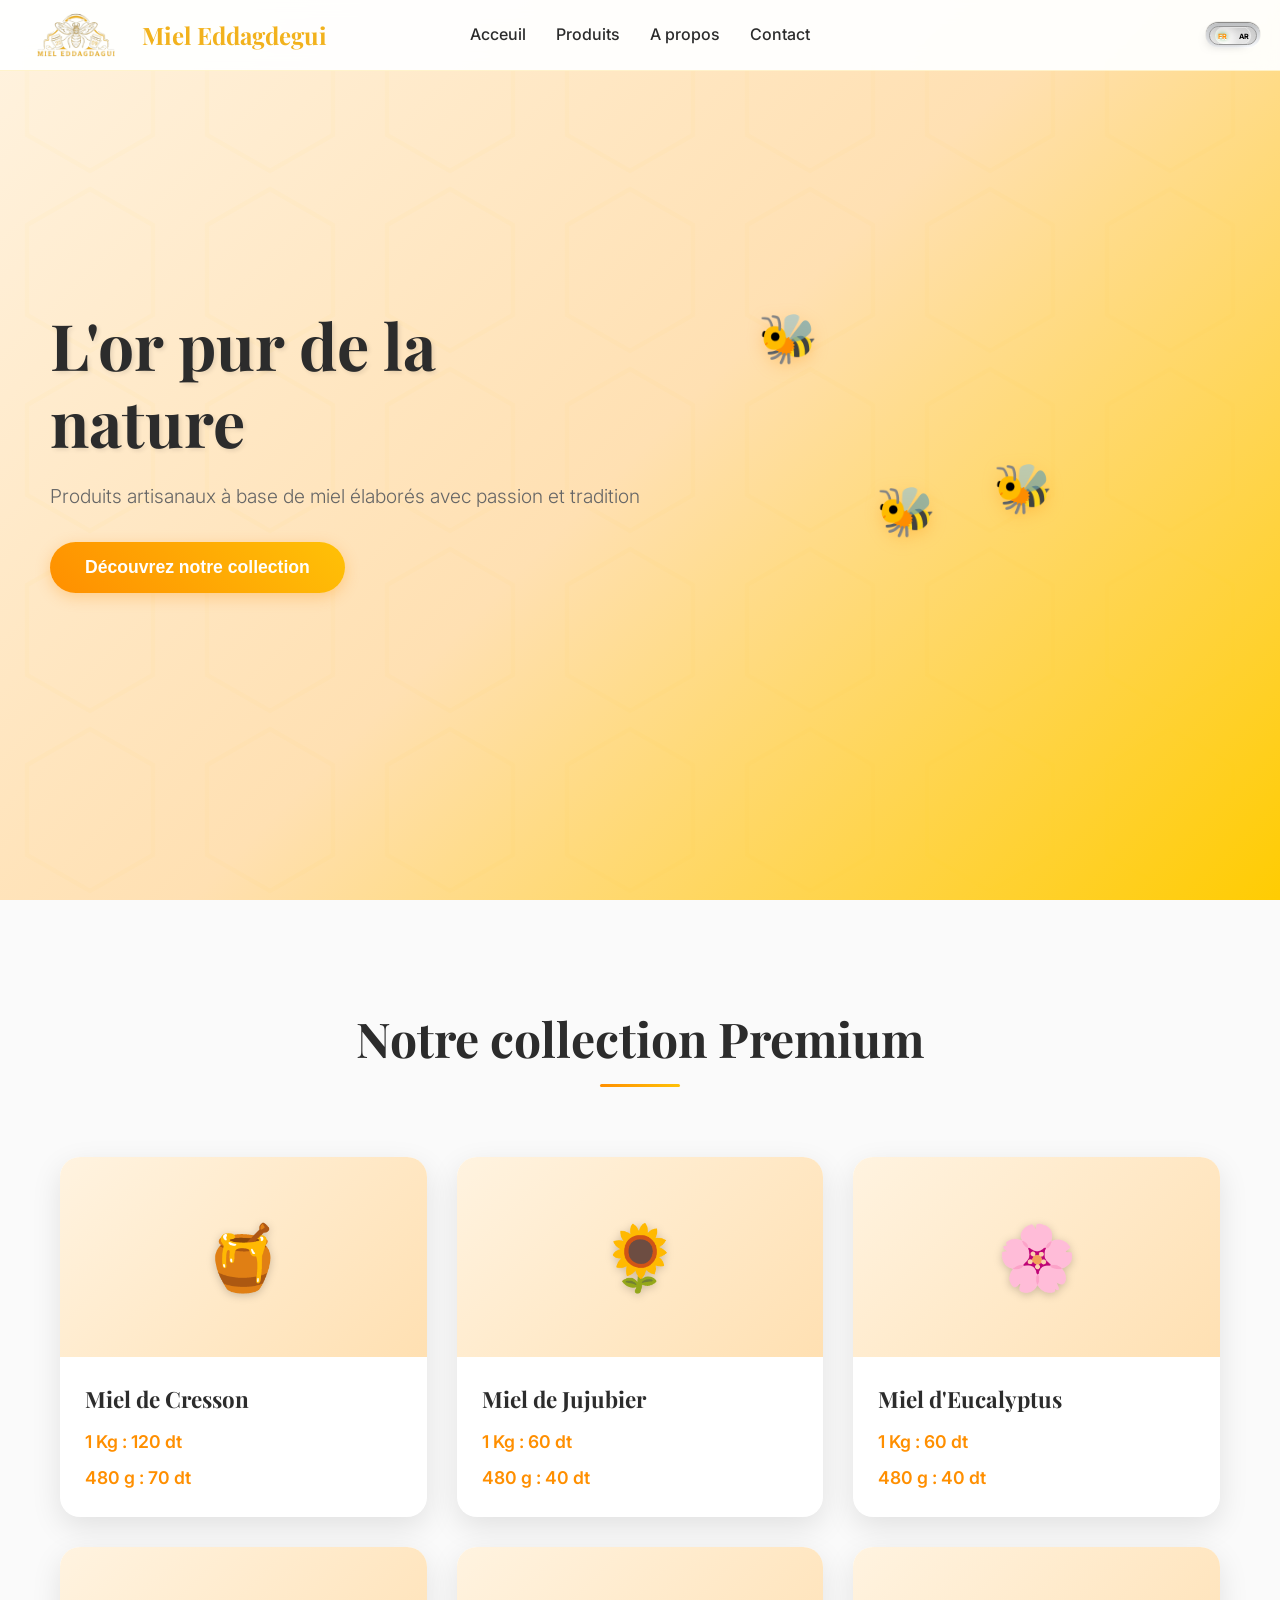
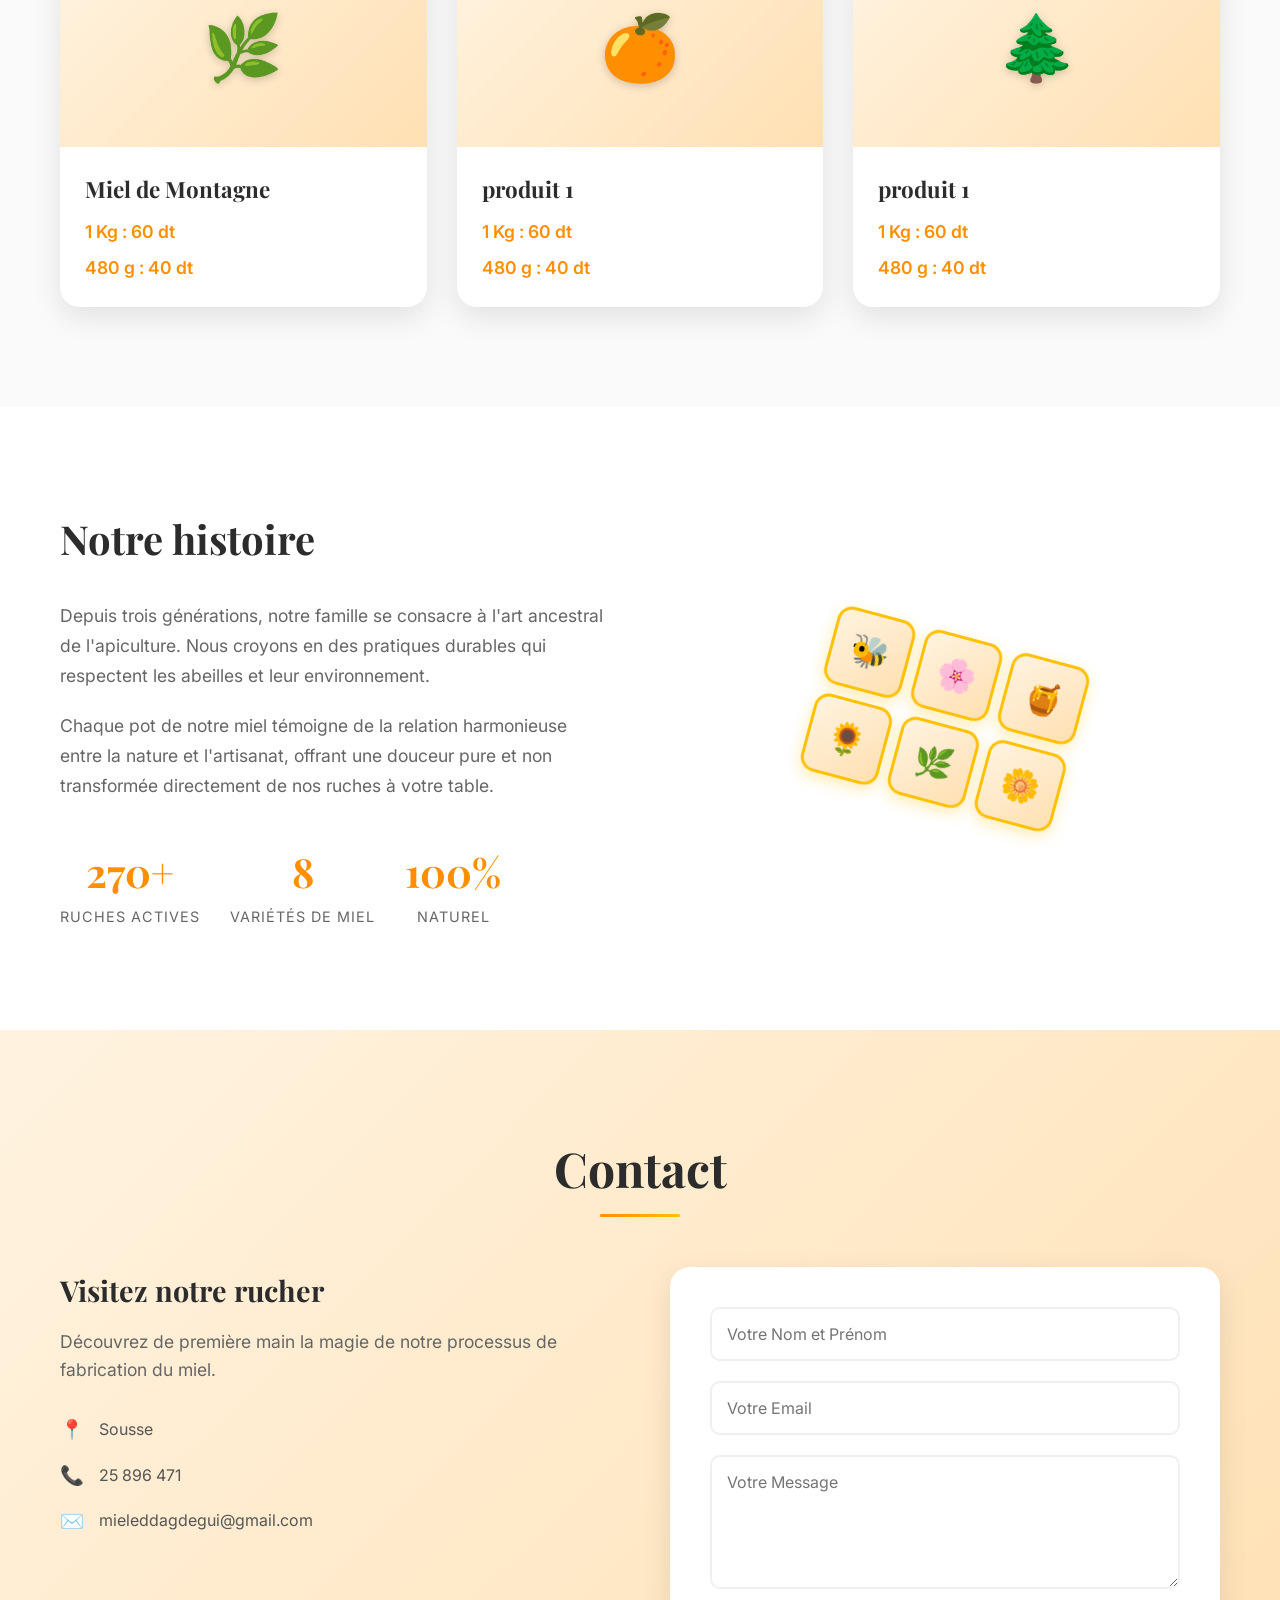
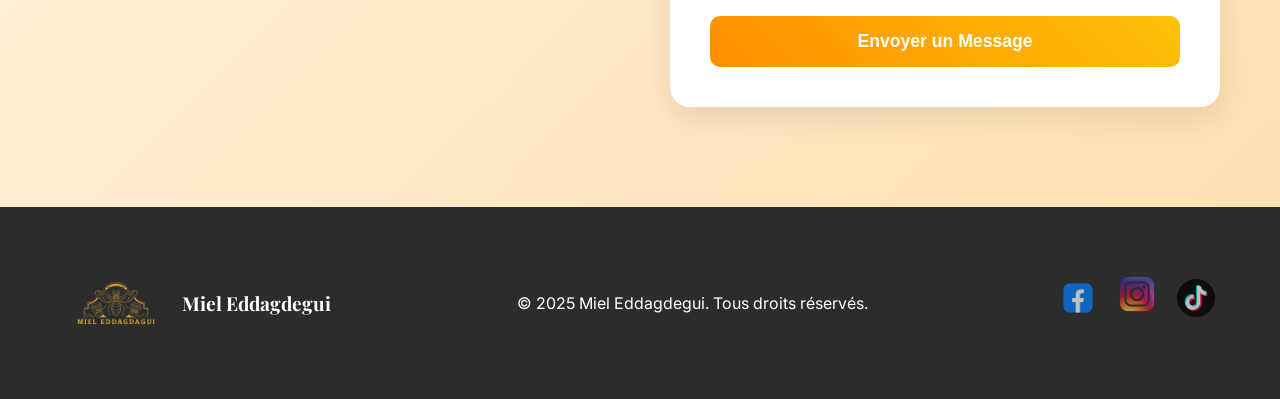
<file: index.html>
<!DOCTYPE html>
<html lang="fr">

<head>
    <meta charset="UTF-8">
    <meta name="viewport" content="width=device-width, initial-scale=1.0">
    <link rel="stylesheet" href="portfolio.css">
    <link
        href="https://fonts.googleapis.com/css2?family=Playfair+Display:wght@400;700&family=Inter:wght@300;400;500;600&display=swap"
        rel="stylesheet">
</head>

<body>
    <!-- Navigation -->
    <nav class="navbar">
        <div class="nav-container">
            <div class="logo">
                <img class="logo-image" src="logo-removebg-preview.png">
                <span class="logo-text">Miel Eddagdegui</span>
            </div>
            <ul class="nav-menu">
                <li><a href="#home" data-fr="Acceuil" data-ar="الرئيسية">Acceuil</a></li>
                <li><a href="#products" data-fr="Produits" data-ar="المنتجات">Produits</a></li>
                <li><a href="#about" data-fr="A propos" data-ar="من نحن">A propos</a></li>
                <li><a href="#contact" data-fr="Contact" data-ar="اتصل بنا">Contact</a></li>
            </ul>
            <div class="toggle">
                <div>
                    <input type="checkbox" id="langToggle">
                    <div data-unchecked="FR" data-checked="AR"></div>
                </div>
            </div>
        </div>
    </nav>

    <!-- Hero Section -->
    <section id="home" class="hero">
        <div class="hero-content">
            <h1 class="hero-title" data-fr="L'or pur de la nature" data-ar="الذهب الخالص للطبيعة">L'or pur de la nature
            </h1>
            <p class="hero-subtitle" data-fr="Produits artisanaux à base de miel élaborés avec passion et tradition"
                data-ar="منتجات عسل حرفية مصنوعة بشغف وتقاليد">Produits artisanaux à base de miel élaborés avec passion
                et tradition</p>
            <button class="cta-button" data-fr="Découvrez notre collection" data-ar="اكتشف مجموعتنا">Découvrez notre
                collection</button>
        </div>
        <div class="hero-visual">
            <div class="floating-elements">
                <div class="honey-drop drop1">🐝</div>
                <div class="honey-drop drop2">🐝</div>
                <div class="honey-drop drop3">🐝</div>
            </div>
        </div>
    </section>

    <!-- Products Section -->
    <section id="products" class="products">
        <div class="container">
            <h2 class="section-title" data-fr="Notre collection Premium" data-ar="مجموعتنا المميزة">Notre collection
                Premium</h2>
            <div class="products-grid">
                <div class="product-card">
                    <div class="product-image">
                        <div class="product-placeholder">🍯</div>
                        <div class="product-overlay">
                            <button class="view-product" data-product="cresson" data-fr="Voir les détails"
                                data-ar="عرض التفاصيل">Voir les détails</button>
                        </div>
                    </div>
                    <div class="product-info">
                        <h3 data-fr="Miel de Cresson" data-ar="عسل الجرجير">Miel de Cresson</h3>
                        <span class="price" data-fr="1 Kg : 120 dt" data-ar="1 كغ : 120 دت">1 Kg : 120 dt</span>
                        <span class="price" data-fr="480 g : 70 dt" data-ar="480 غ : 70 دت">480 g : 70 dt</span>
                    </div>
                </div>

                <div class="product-card">
                    <div class="product-image">
                        <div class="product-placeholder">🌻</div>
                        <div class="product-overlay">
                            <button class="view-product" data-product="jujubier" data-fr="Voir les détails"
                                data-ar="عرض التفاصيل">Voir les détails</button>
                        </div>
                    </div>
                    <div class="product-info">
                        <h3 data-fr="Miel de Jujubier" data-ar="عسل السدر">Miel de Jujubier</h3>
                        <span class="price" data-fr="1 Kg : 60 dt" data-ar="1 كغ : 60 دت">1 Kg : 60 dt</span>
                        <span class="price" data-fr="480 g : 40 dt" data-ar="480 غ : 40 دت">480 g : 40 dt</span>
                    </div>
                </div>

                <div class="product-card">
                    <div class="product-image">
                        <div class="product-placeholder">🌸</div>
                        <div class="product-overlay">
                            <button class="view-product" data-product="eucalyptus" data-fr="Voir les détails"
                                data-ar="عرض التفاصيل">Voir les détails</button>
                        </div>
                    </div>
                    <div class="product-info">
                        <h3 data-fr="Miel d'Eucalyptus" data-ar="عسل الكلتوس">Miel d'Eucalyptus</h3>
                        <span class="price" data-fr="1 Kg : 60 dt" data-ar="1 كغ : 60 دت">1 Kg : 60 dt</span>
                        <span class="price" data-fr="480 g : 40 dt" data-ar="480 غ : 40 دت">480 g : 40 dt</span>
                    </div>
                </div>

                <div class="product-card">
                    <div class="product-image">
                        <div class="product-placeholder">🌿</div>
                        <div class="product-overlay">
                            <button class="view-product" data-product="montagne" data-fr="Voir les détails"
                                data-ar="عرض التفاصيل">Voir les détails</button>
                        </div>
                    </div>
                    <div class="product-info">
                        <h3 data-fr="Miel de Montagne" data-ar="عسل الجبل">Miel de Montagne</h3>
                        <span class="price" data-fr="1 Kg : 60 dt" data-ar="1 كغ : 60 دت">1 Kg : 60 dt</span>
                        <span class="price" data-fr="480 g : 40 dt" data-ar="480 غ : 40 دت">480 g : 40 dt</span>
                    </div>
                </div>

                <div class="product-card">
                    <div class="product-image">
                        <div class="product-placeholder">🍊</div>
                        <div class="product-overlay">
                            <button class="view-product" data-product="produit1" data-fr="Voir les détails"
                                data-ar="عرض التفاصيل">Voir les détails</button>
                        </div>
                    </div>
                    <div class="product-info">
                        <h3 data-fr="produit 1" data-ar="منتج 1">produit 1</h3>
                        <span class="price" data-fr="1 Kg : 60 dt" data-ar="1 كغ : 60 دت">1 Kg : 60 dt</span>
                        <span class="price" data-fr="480 g : 40 dt" data-ar="480 غ : 40 دت">480 g : 40 dt</span>
                    </div>
                </div>

                <div class="product-card">
                    <div class="product-image">
                        <div class="product-placeholder">🌲</div>
                        <div class="product-overlay">
                            <button class="view-product" data-product="produit2" data-fr="Voir les détails"
                                data-ar="عرض التفاصيل">Voir les détails</button>
                        </div>
                    </div>
                    <div class="product-info">
                        <h3 data-fr="produit 1" data-ar="منتج 1">produit 1</h3>
                        <span class="price" data-fr="1 Kg : 60 dt" data-ar="1 كغ : 60 دت">1 Kg : 60 dt</span>
                        <span class="price" data-fr="480 g : 40 dt" data-ar="480 غ : 40 دت">480 g : 40 dt</span>
                    </div>
                </div>
            </div>
        </div>
    </section>

    <!-- About Section -->
    <section id="about" class="about">
        <div class="container">
            <div class="about-content">
                <div class="about-text">
                    <h2 data-fr="Notre histoire" data-ar="قصتنا">Notre histoire</h2>
                    <p data-fr="Depuis trois générations, notre famille se consacre à l'art ancestral de l'apiculture. Nous croyons en des pratiques durables qui respectent les abeilles et leur environnement."
                        data-ar="منذ ثلاثة أجيال، تكرس عائلتنا نفسها لفن تربية النحل التقليدي. نؤمن بممارسات مستدامة تحترم النحل وبيئته.">
                        Depuis trois générations, notre famille se consacre à l'art ancestral de l'apiculture. Nous
                        croyons en des pratiques durables qui respectent les abeilles et leur environnement.</p>
                    <p data-fr="Chaque pot de notre miel témoigne de la relation harmonieuse entre la nature et l'artisanat, offrant une douceur pure et non transformée directement de nos ruches à votre table."
                        data-ar="كل وعاء من عسلنا يشهد على العلاقة المتناغمة بين الطبيعة والحرفية، ويقدم حلاوة نقية وغير معالجة مباشرة من خلايانا إلى طاولتك.">
                        Chaque pot de notre miel témoigne de la relation harmonieuse entre la nature et l'artisanat,
                        offrant une douceur pure et non transformée directement de nos ruches à votre table.</p>
                    <div class="stats">
                        <div class="stat">
                            <span class="stat-number">270+</span>
                            <span class="stat-label" data-fr="Ruches actives" data-ar="خلايا نشطة">Ruches actives</span>
                        </div>
                        <div class="stat">
                            <span class="stat-number">8</span>
                            <span class="stat-label" data-fr="Variétés de miel" data-ar="أنواع العسل">Variétés de
                                miel</span>
                        </div>
                        <div class="stat">
                            <span class="stat-number">100%</span>
                            <span class="stat-label" data-fr="naturel" data-ar="طبيعي">naturel</span>
                        </div>
                    </div>
                </div>
                <div class="about-visual">
                    <div class="honeycomb">
                        <div class="hex">🐝</div>
                        <div class="hex">🌸</div>
                        <div class="hex">🍯</div>
                        <div class="hex">🌻</div>
                        <div class="hex">🌿</div>
                        <div class="hex">🌼</div>
                    </div>
                </div>
            </div>
        </div>
    </section>

    <!-- Contact Section -->
    <section id="contact" class="contact">
        <div class="container">
            <h2 class="section-title" data-fr="Contact" data-ar="اتصل بنا">Contact</h2>
            <div class="contact-content">
                <div class="contact-info">
                    <h3 data-fr="Visitez notre rucher" data-ar="قم بزيارة منحلنا">Visitez notre rucher</h3>
                    <p data-fr="Découvrez de première main la magie de notre processus de fabrication du miel."
                        data-ar="اكتشف بنفسك سحر عملية صنع العسل لدينا.">Découvrez de première main la magie de notre
                        processus de fabrication du miel.</p>
                    <div class="contact-details">
                        <div class="detail">
                            <span class="icon">📍</span>
                            <span>Sousse</span>
                        </div>
                        <div class="detail">
                            <span class="icon">📞</span>
                            <span>25 896 471</span>
                        </div>
                        <div class="detail">
                            <span class="icon">✉️</span>
                            <span>mieleddagdegui@gmail.com</span>
                        </div>
                    </div>
                </div>
                <form class="contact-form">
                    <input type="text" placeholder="Votre Nom et Prénom" data-placeholder-fr="Votre Nom et Prénom"
                        data-placeholder-ar="اسمك الكامل" required>
                    <input type="email" placeholder="Votre Email" data-placeholder-fr="Votre Email"
                        data-placeholder-ar="بريدك الإلكتروني" required>
                    <textarea placeholder="Votre Message" data-placeholder-fr="Votre Message"
                        data-placeholder-ar="رسالتك" rows="5" required></textarea>
                    <button type="submit" data-fr="Envoyer un Message" data-ar="إرسال رسالة">Envoyer un Message</button>
                </form>
            </div>
        </div>
    </section>

    <!-- Footer -->
    <footer class="footer">
        <div class="container">
            <div class="footer-content">
                <div class="footer-brand">
                    <img class="logo-image" src="logo-removebg-preview.png">
                    <span class="logo-text">Miel Eddagdegui</span>
                </div>
                <p data-fr="© 2025 Miel Eddagdegui. Tous droits réservés."
                    data-ar="© 2025 عسل الدقداقي. جميع الحقوق محفوظة.">&copy; 2025 Miel Eddagdegui. Tous droits
                    réservés.</p>
                <div class="social-links">
                    <a href="https://www.facebook.com/share/1C5oXVYhLA/"><img class="social-logo"
                            src="facebook.webp"></a>
                    <a href="https://www.instagram.com/mieleddagdagui?igsh=cGZuZXRrZ2twYXU0"><img class="insta-logo"
                            src="insta.png"></a>
                    <a href="https://www.tiktok.com/@miel.eddagdagui?_t=ZM-8zurcay0GFM&_r=1"><img class="social-logo"
                            src="tiktok.png"></a>
                </div>
            </div>
        </div>
    </footer>

    <!-- Product Details Popup -->
    <div class="popup-overlay" id="productPopup">
        <div class="popup-content">
            <button class="popup-close" id="closePopup">&times;</button>
            <h2 class="popup-title" id="popupTitle">Détails du produit</h2>
            <div class="popup-body" id="popupBody">
                <!-- Product details will be inserted here -->
            </div>
        </div>
    </div>

    <script>
        // Language switching
        let currentLang = 'fr';
        const langToggle = document.getElementById('langToggle');
        const html = document.querySelector('html');
        const body = document.querySelector('body');

        // Store language preference in URL hash
        function getLanguageFromHash() {
            return window.location.hash === '#ar' ? 'ar' : 'fr';
        }

        // Initialize language from URL hash
        currentLang = getLanguageFromHash();
        langToggle.checked = (currentLang === 'ar');

        // Apply language on page load
        if (currentLang === 'ar') {
            html.setAttribute('lang', 'ar');
            html.setAttribute('dir', 'rtl');
            document.querySelectorAll('[data-fr]').forEach(el => {
                el.textContent = el.getAttribute('data-ar');
            });
            document.querySelectorAll('[data-placeholder-fr]').forEach(el => {
                el.placeholder = el.getAttribute('data-placeholder-ar');
            });
        }

        langToggle.addEventListener('change', () => {
            // Add blur effect
            body.style.filter = 'blur(5px)';
            body.style.transition = 'filter 0.3s ease';

            setTimeout(() => {
                // Set hash and reload page
                if (langToggle.checked) {
                    window.location.hash = '#ar';
                } else {
                    window.location.hash = '#fr';
                }
                // Reload the page
                window.location.reload();
            }, 300);
        });

        // Product popup
        const popup = document.getElementById('productPopup');
        const closePopup = document.getElementById('closePopup');
        const popupTitle = document.getElementById('popupTitle');
        const popupBody = document.getElementById('popupBody');

        // Product details data
        const productDetails = {
            cresson: {
                fr: {
                    title: 'Miel de Cresson',
                    benefits: [
                        '- Riche en antioxydants et vitamines',
                        '- Renforce le système immunitaire',
                        '- Améliore la santé digestive',
                        '- Favorise la santé des cheveux et de la peau',
                        '- Aide à prévenir l\'anémie'
                    ]
                },
                ar: {
                    title: 'عسل الجرجير',
                    benefits: [
                        '- غني بمضادات الأكسدة والفيتامينات',
                        '- يقوي جهاز المناعة',
                        '- يحسن صحة الجهاز الهضمي',
                        '- يعزز صحة الشعر والبشرة',
                        '- يساعد في الوقاية من فقر الدم'
                    ]
                }
            },
            jujubier: {
                fr: {
                    title: 'Miel de Jujubier',
                    benefits: [
                        '- Excellente source d\'énergie naturelle',
                        '- Aide à combattre l\'insomnie',
                        '- Renforce les os et les dents',
                        '- Améliore la circulation sanguine',
                        '- Propriétés antibactériennes puissantes'
                    ]
                },
                ar: {
                    title: 'عسل السدر',
                    benefits: [
                        '- مصدر ممتاز للطاقة الطبيعية',
                        '- يساعد في مكافحة الأرق',
                        '- يقوي العظام والأسنان',
                        '- يحسن الدورة الدموية',
                        '- خصائص مضادة للبكتيريا قوية'
                    ]
                }
            },
            eucalyptus: {
                fr: {
                    title: 'Miel d\'Eucalyptus',
                    benefits: [
                        '- Soulage les problèmes respiratoires',
                        '- Antiseptique naturel pour la gorge',
                        '- Aide à combattre les infections',
                        '- Réduit l\'inflammation',
                        '- Propriétés expectorantes'
                    ]
                },
                ar: {
                    title: 'عسل الأوكالبتوس',
                    benefits: [
                        '- يخفف مشاكل الجهاز التنفسي',
                        '- مطهر طبيعي للحلق',
                        '- يساعد في مكافحة العدوى',
                        '- يقلل الالتهاب',
                        '- خصائص طاردة للبلغم'
                    ]
                }
            },
            montagne: {
                fr: {
                    title: 'Miel de Montagne',
                    benefits: [
                        '- Renforce le système immunitaire',
                        '- Riche en minéraux essentiels',
                        '- Aide à la récupération musculaire',
                        '- Propriétés anti-inflammatoires',
                        '- Améliore la qualité du sommeil'
                    ]
                },
                ar: {
                    title: 'عسل الجبل',
                    benefits: [
                        '- يقوي جهاز المناعة',
                        '- غني بالمعادن الأساسية',
                        '- يساعد في استعادة العضلات',
                        '- خصائص مضادة للالتهابات',
                        '- يحسن جودة النوم'
                    ]
                }
            },
            produit1: {
                fr: {
                    title: 'Produit 1',
                    benefits: [
                        '- Les bienfaits de ce produit seront affichés ici.'
                    ]
                },
                ar: {
                    title: 'منتج 1',
                    benefits: [
                        '- سيتم عرض فوائد هذا المنتج هنا.'
                    ]
                }
            },
            produit2: {
                fr: {
                    title: 'Produit 2',
                    benefits: [
                        '- Les bienfaits de ce produit seront affichés ici.'
                    ]
                },
                ar: {
                    title: 'منتج 2',
                    benefits: [
                        '- سيتم عرض فوائد هذا المنتج هنا.'
                    ]
                }
            }
        };

        // Open popup
        document.querySelectorAll('.view-product').forEach(btn => {
            btn.addEventListener('click', (e) => {
                e.stopPropagation();
                const productId = btn.getAttribute('data-product');
                const product = productDetails[productId];

                if (product) {
                    const benefitsTitle = currentLang === 'fr' ? 'Bienfaits :' : 'الفوائد :';
                    popupTitle.textContent = product[currentLang].title;

                    // Set direction based on current language
                    popupBody.style.direction = currentLang === 'ar' ? 'rtl' : 'ltr';
                    popupBody.style.textAlign = currentLang === 'ar' ? 'right' : 'left';
                    popupTitle.style.direction = currentLang === 'ar' ? 'rtl' : 'ltr';
                    popupTitle.style.textAlign = currentLang === 'ar' ? 'right' : 'left';

                    // Create benefits list
                    const benefitsList = product[currentLang].benefits
                        .map(benefit => `<p>${benefit}</p>`)
                        .join('');
                    popupBody.innerHTML = `
                        <h3 style="margin-bottom: 15px; color: #ff8f00; font-size: 1.2rem;">${benefitsTitle}</h3>
                        <div style="line-height: 2;">${benefitsList}</div>
                    `;
                }

                popup.classList.add('active');
                document.body.style.overflow = 'hidden';
            });
        });

        // Close popup
        closePopup.addEventListener('click', () => {
            popup.classList.remove('active');
            document.body.style.overflow = '';
        });

        popup.addEventListener('click', (e) => {
            if (e.target === popup) {
                popup.classList.remove('active');
                document.body.style.overflow = '';
            }
        });

        // Smooth scrolling for navigation links
        document.querySelectorAll('a[href^="#"]').forEach(anchor => {
            anchor.addEventListener('click', function (e) {
                e.preventDefault();
                const target = document.querySelector(this.getAttribute('href'));
                if (target) {
                    target.scrollIntoView({
                        behavior: 'smooth',
                        block: 'start'
                    });
                }
            });
        });

        // Floating animation for honey drops
        function animateFloatingElements() {
            const drops = document.querySelectorAll('.honey-drop');
            drops.forEach((drop, index) => {
                drop.style.animationDelay = `${index * 0.5}s`;
            });
        }

        // Initialize animations
        document.addEventListener('DOMContentLoaded', animateFloatingElements);

        // Form submission
        document.querySelector('.contact-form').addEventListener('submit', function (e) {
            e.preventDefault();
            const message = currentLang === 'fr'
                ? 'Merci pour votre message! Nous vous répondrons bientôt.'
                : 'شكرا لرسالتك! سنرد عليك قريبا.';
            alert(message);
            this.reset();
        });

        // Navbar scroll effect
        window.addEventListener('scroll', function () {
            const navbar = document.querySelector('.navbar');
            if (window.scrollY > 50) {
                navbar.classList.add('scrolled');
            } else {
                navbar.classList.remove('scrolled');
            }
        });
    </script>
</body>

</html>
</file>
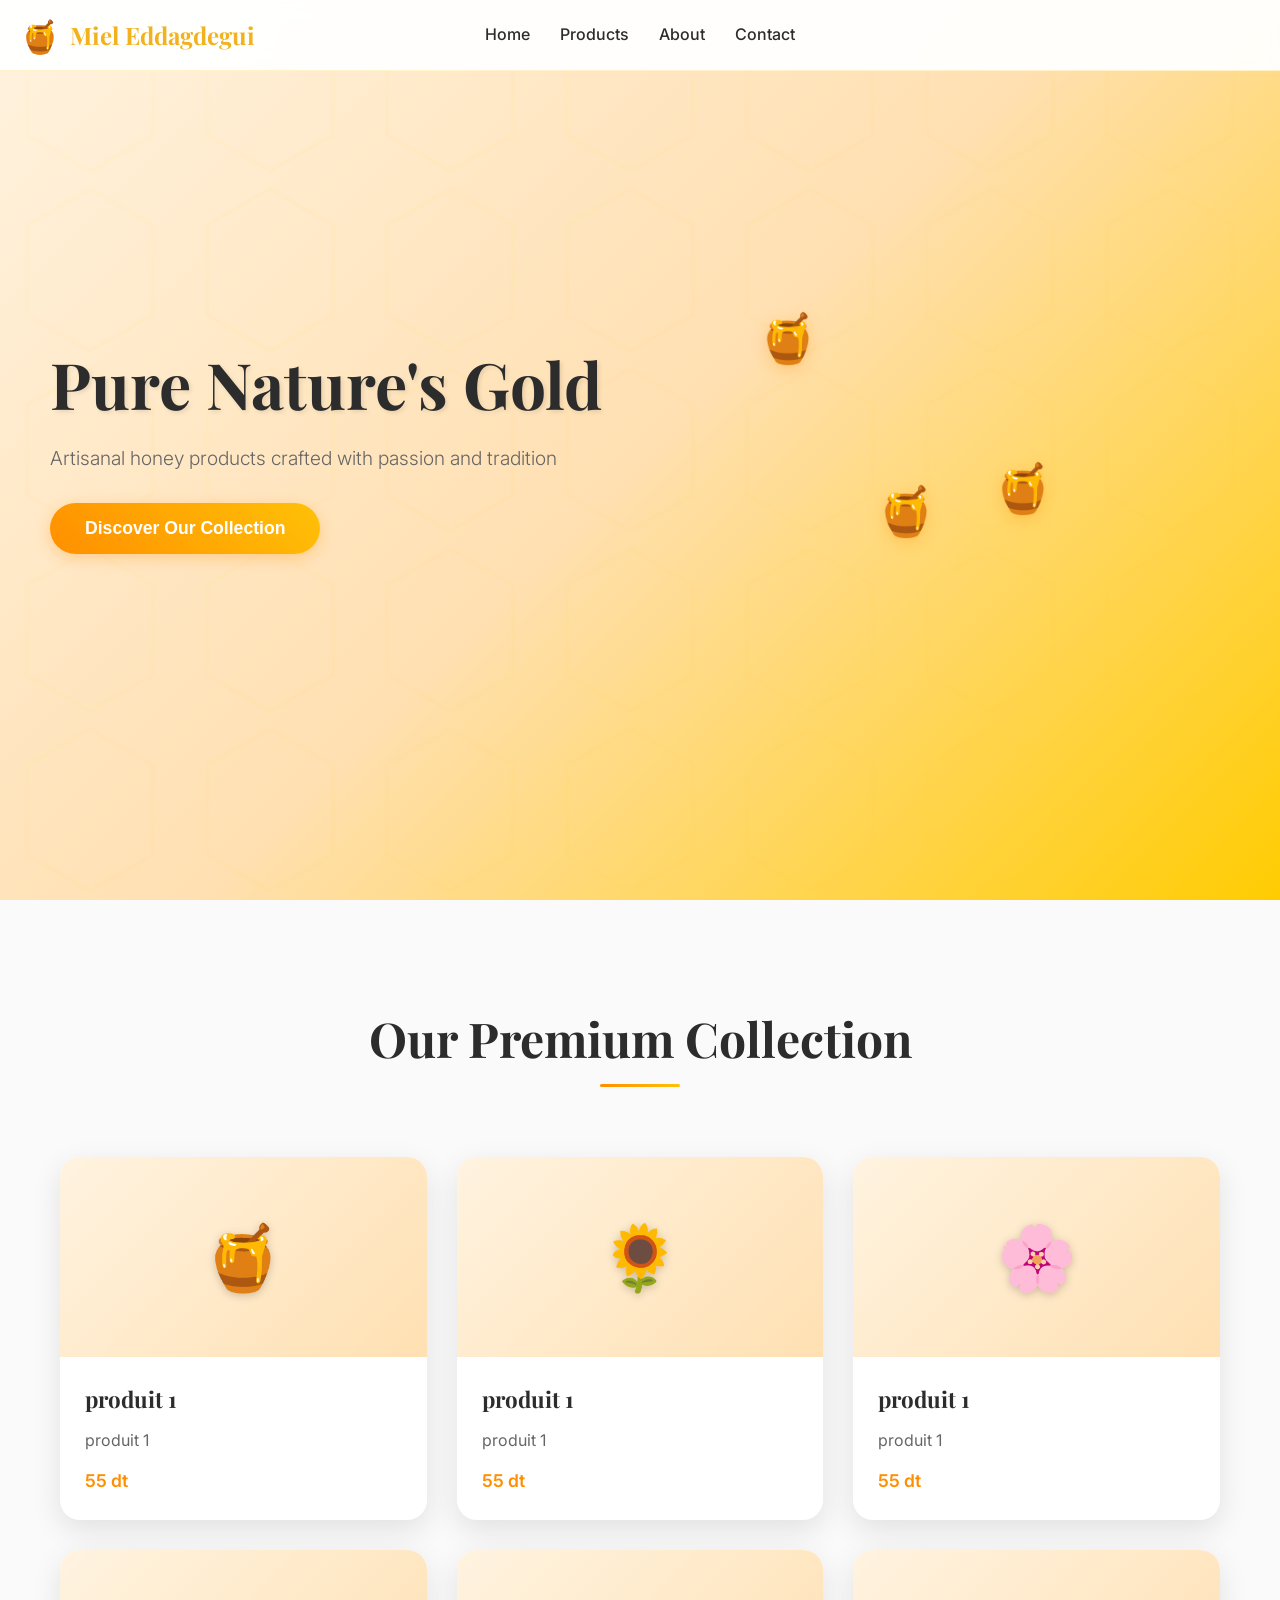
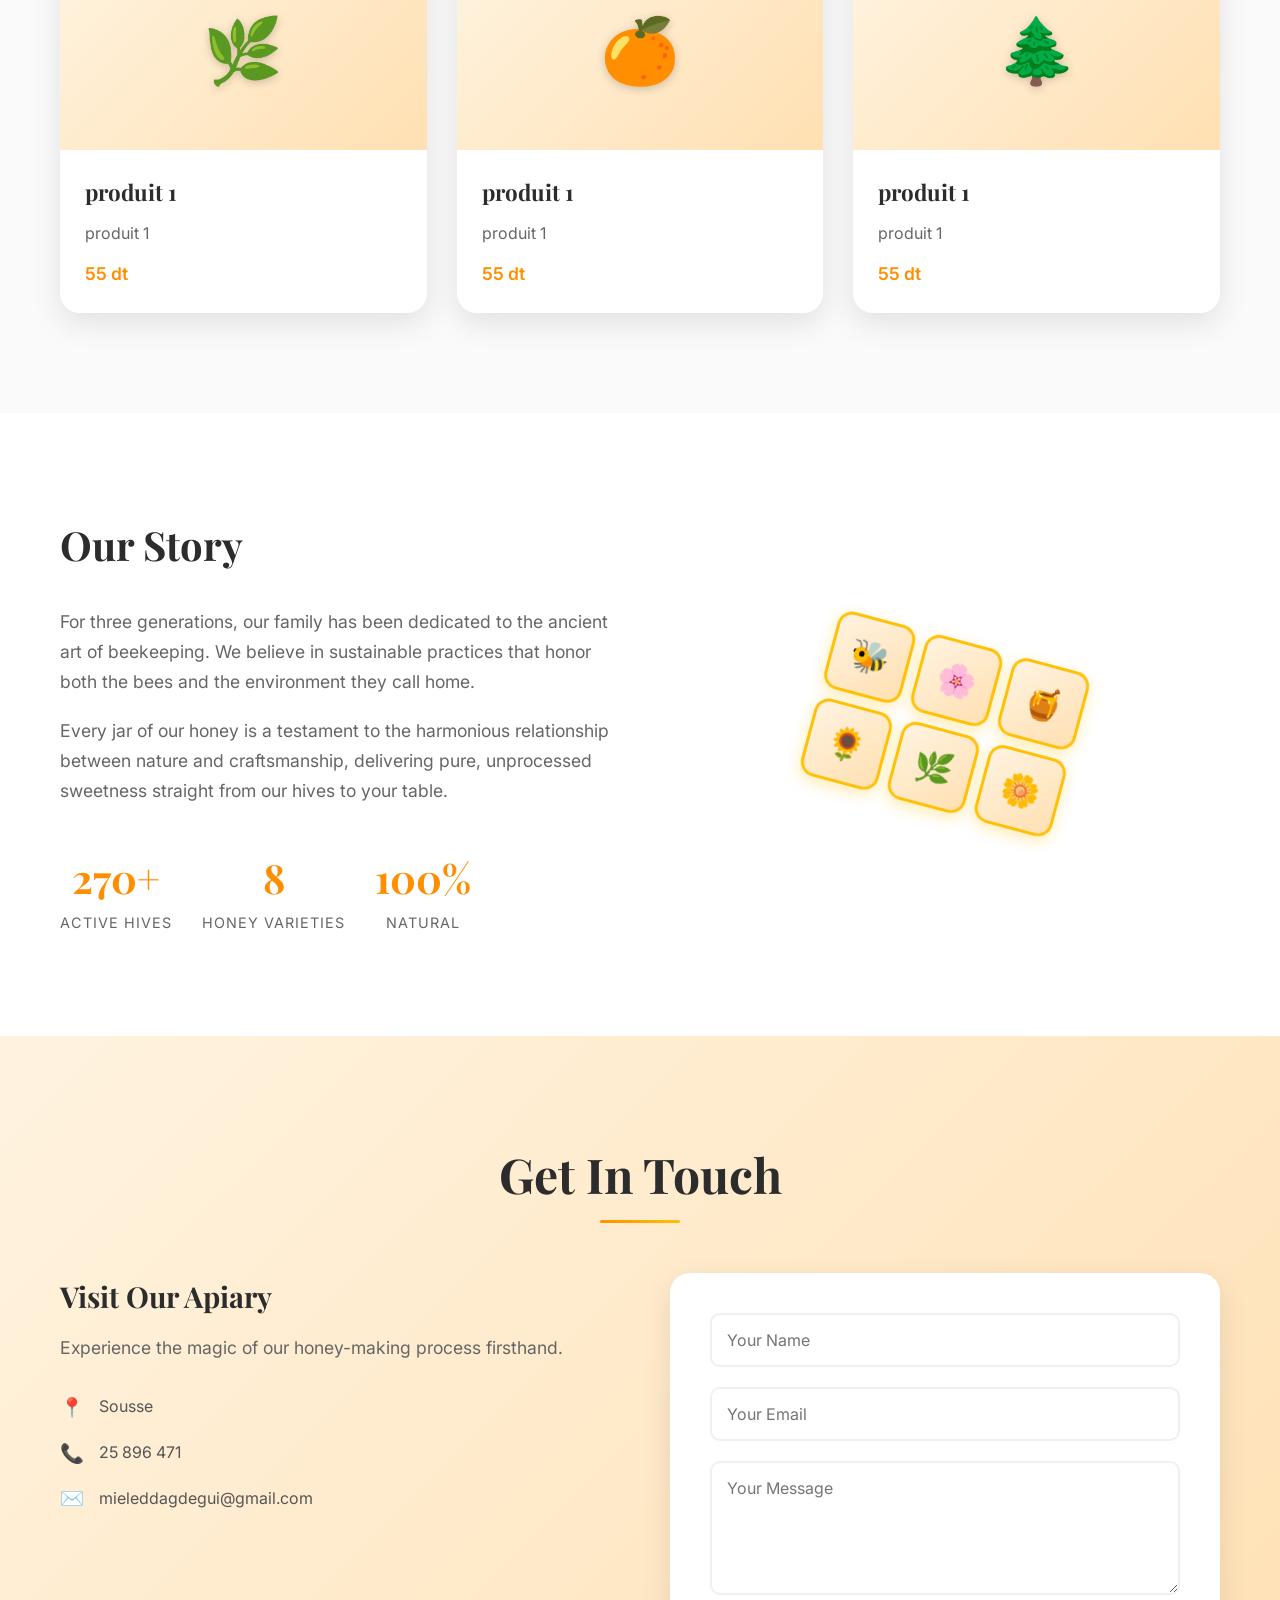
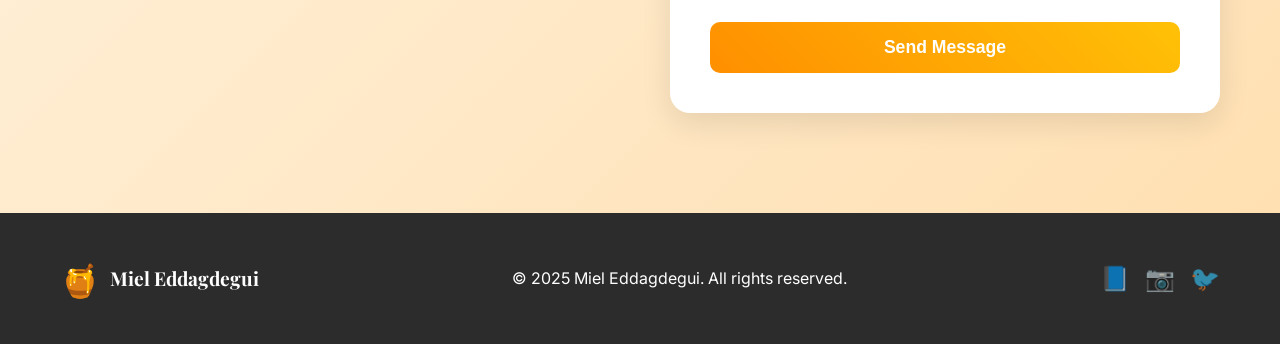
<file: portfolio.html>
<!DOCTYPE html>
<html lang="en">
<head>
    <meta charset="UTF-8">
    <meta name="viewport" content="width=device-width, initial-scale=1.0">
    <title>Golden Harvest - Premium Honey Products</title>
    <link rel="stylesheet" href="portfolio.css">
    <link href="https://fonts.googleapis.com/css2?family=Playfair+Display:wght@400;700&family=Inter:wght@300;400;500;600&display=swap" rel="stylesheet">
</head>
<body>
    <!-- Navigation -->
    <nav class="navbar">
        <div class="nav-container">
            <div class="logo">
                <span class="logo-icon">🍯</span>
                <span class="logo-text">Miel Eddagdegui</span>
            </div>
            <ul class="nav-menu">
                <li><a href="#home">Home</a></li>
                <li><a href="#products">Products</a></li>
                <li><a href="#about">About</a></li>
                <li><a href="#contact">Contact</a></li>
            </ul>
        </div>
    </nav>

    <!-- Hero Section -->
    <section id="home" class="hero">
        <div class="hero-content">
            <h1 class="hero-title">Pure Nature's Gold</h1>
            <p class="hero-subtitle">Artisanal honey products crafted with passion and tradition</p>
            <button class="cta-button">Discover Our Collection</button>
        </div>
        <div class="hero-visual">
            <div class="floating-elements">
                <div class="honey-drop drop1">🍯</div>
                <div class="honey-drop drop2">🍯</div>
                <div class="honey-drop drop3">🍯</div>
            </div>
        </div>
    </section>

    <!-- Products Section -->
    <section id="products" class="products">
        <div class="container">
            <h2 class="section-title">Our Premium Collection</h2>
            <div class="products-grid">
                <div class="product-card">
                    <div class="product-image">
                        <div class="product-placeholder">🍯</div>
                        <div class="product-overlay">
                            <button class="view-product">View Details</button>
                        </div>
                    </div>
                    <div class="product-info">
                        <h3>produit 1</h3>
                        <p>produit 1</p>
                        <span class="price">55 dt</span>
                    </div>
                </div>

                <div class="product-card">
                    <div class="product-image">
                        <div class="product-placeholder">🌻</div>
                        <div class="product-overlay">
                            <button class="view-product">View Details</button>
                        </div>
                    </div>
                    <div class="product-info">
                        <h3>produit 1</h3>
                        <p>produit 1</p>
                        <span class="price">55 dt</span>
                    </div>
                </div>

                <div class="product-card">
                    <div class="product-image">
                        <div class="product-placeholder">🌸</div>
                        <div class="product-overlay">
                            <button class="view-product">View Details</button>
                        </div>
                    </div>
                    <div class="product-info">
                        <h3>produit 1</h3>
                        <p>produit 1</p>
                        <span class="price">55 dt</span>
                    </div>
                </div>

                <div class="product-card">
                    <div class="product-image">
                        <div class="product-placeholder">🌿</div>
                        <div class="product-overlay">
                            <button class="view-product">View Details</button>
                        </div>
                    </div>
                    <div class="product-info">
                        <h3>produit 1</h3>
                        <p>produit 1</p>
                        <span class="price">55 dt</span>
                    </div>
                </div>

                <div class="product-card">
                    <div class="product-image">
                        <div class="product-placeholder">🍊</div>
                        <div class="product-overlay">
                            <button class="view-product">View Details</button>
                        </div>
                    </div>
                    <div class="product-info">
                        <h3>produit 1</h3>
                        <p>produit 1</p>
                        <span class="price">55 dt</span>
                    </div>
                </div>

                <div class="product-card">
                    <div class="product-image">
                        <div class="product-placeholder">🌲</div>
                        <div class="product-overlay">
                            <button class="view-product">View Details</button>
                        </div>
                    </div>
                    <div class="product-info">
                        <h3>produit 1</h3>
                        <p>produit 1</p>
                        <span class="price">55 dt</span>
                    </div>
                </div>
            </div>
        </div>
    </section>

    <!-- About Section -->
    <section id="about" class="about">
        <div class="container">
            <div class="about-content">
                <div class="about-text">
                    <h2>Our Story</h2>
                    <p>For three generations, our family has been dedicated to the ancient art of beekeeping. We believe in sustainable practices that honor both the bees and the environment they call home.</p>
                    <p>Every jar of our honey is a testament to the harmonious relationship between nature and craftsmanship, delivering pure, unprocessed sweetness straight from our hives to your table.</p>
                    <div class="stats">
                        <div class="stat">
                            <span class="stat-number">270+</span>
                            <span class="stat-label">Active Hives</span>
                        </div>
                        <div class="stat">
                            <span class="stat-number">8</span>
                            <span class="stat-label">Honey Varieties</span>
                        </div>
                        <div class="stat">
                            <span class="stat-number">100%</span>
                            <span class="stat-label">Natural</span>
                        </div>
                    </div>
                </div>
                <div class="about-visual">
                    <div class="honeycomb">
                        <div class="hex">🐝</div>
                        <div class="hex">🌸</div>
                        <div class="hex">🍯</div>
                        <div class="hex">🌻</div>
                        <div class="hex">🌿</div>
                        <div class="hex">🌼</div>
                    </div>
                </div>
            </div>
        </div>
    </section>

    <!-- Contact Section -->
    <section id="contact" class="contact">
        <div class="container">
            <h2 class="section-title">Get In Touch</h2>
            <div class="contact-content">
                <div class="contact-info">
                    <h3>Visit Our Apiary</h3>
                    <p>Experience the magic of our honey-making process firsthand.</p>
                    <div class="contact-details">
                        <div class="detail">
                            <span class="icon">📍</span>
                            <span>Sousse </span>
                        </div>
                        <div class="detail">
                            <span class="icon">📞</span>
                            <span>25 896 471</span>
                        </div>
                        <div class="detail">
                            <span class="icon">✉️</span>
                            <span>mieleddagdegui@gmail.com</span>
                        </div>
                    </div>
                </div>
                <form class="contact-form">
                    <input type="text" placeholder="Your Name" required>
                    <input type="email" placeholder="Your Email" required>
                    <textarea placeholder="Your Message" rows="5" required></textarea>
                    <button type="submit">Send Message</button>
                </form>
            </div>
        </div>
    </section>

    <!-- Footer -->
    <footer class="footer">
        <div class="container">
            <div class="footer-content">
                <div class="footer-brand">
                    <span class="logo-icon">🍯</span>
                    <span class="logo-text">Miel Eddagdegui</span>
                </div>
                <p>&copy; 2025 Miel Eddagdegui. All rights reserved.</p>
                <div class="social-links">
                    <a href="#">📘</a>
                    <a href="#">📷</a>
                    <a href="#">🐦</a>
                </div>
            </div>
        </div>
    </footer>

    <script>
        // Smooth scrolling for navigation links
        document.querySelectorAll('a[href^="#"]').forEach(anchor => {
            anchor.addEventListener('click', function (e) {
                e.preventDefault();
                const target = document.querySelector(this.getAttribute('href'));
                if (target) {
                    target.scrollIntoView({
                        behavior: 'smooth',
                        block: 'start'
                    });
                }
            });
        });

        // Floating animation for honey drops
        function animateFloatingElements() {
            const drops = document.querySelectorAll('.honey-drop');
            drops.forEach((drop, index) => {
                drop.style.animationDelay = `${index * 0.5}s`;
            });
        }

        // Initialize animations
        document.addEventListener('DOMContentLoaded', animateFloatingElements);

        // Form submission
        document.querySelector('.contact-form').addEventListener('submit', function(e) {
            e.preventDefault();
            alert('Thank you for your message! We\'ll get back to you soon.');
            this.reset();
        });

        // Navbar scroll effect
        window.addEventListener('scroll', function() {
            const navbar = document.querySelector('.navbar');
            if (window.scrollY > 50) {
                navbar.classList.add('scrolled');
            } else {
                navbar.classList.remove('scrolled');
            }
        });
    </script>
</body>
</html>
</file>
<file: portfolio.css>
/* Reset and Base Styles */
* {
    margin: 0;
    padding: 0;
    box-sizing: border-box;
}

html {
    scroll-behavior: smooth;
}

body {
    font-family: 'Inter', sans-serif;
    line-height: 1.6;
    color: #2c2c2c;
    overflow-x: hidden;
}

.container {
    max-width: 1200px;
    margin: 0 auto;
    padding: 0 20px;
}

/* Navigation */
.navbar {
    position: fixed;
    top: 0;
    left: 0;
    right: 0;
    width: 100%;
    background: rgba(255, 255, 255, 0.95);
    backdrop-filter: blur(10px);
    z-index: 1000;
    transition: all 0.3s ease;
    border-bottom: 1px solid rgba(255, 193, 7, 0.2);
}

.navbar.scrolled {
    background: rgba(255, 255, 255, 0.98);
    box-shadow: 0 2px 20px rgba(0, 0, 0, 0.1);
}

.nav-container {
    max-width: 100%;
    margin: 0 auto;
    padding: 0 20px;
    display: flex;
    justify-content: space-between;
    align-items: center;
    height: 70px;
    position: relative;
}

/* Logo - Always on the left */
.logo {
    display: flex;
    align-items: center;
    gap: 10px;
    font-family: 'Playfair Display', serif;
    font-weight: 700;
    font-size: 1.5rem;
    color: #f2b21d;
    position: absolute;
    left: 20px;
}

.logo-image {
    height: 7rem;
    width: 7rem;
}

.social-logo {
    height: 3rem;
    width: 3rem;
}

.insta-logo {
    height: 2.5rem;
    width: 2.5rem;
}

.logo-icon {
    font-size: 2rem;
    animation: pulse 2s infinite;
}

/* Navigation Menu - Centered */
.nav-menu {
    display: flex;
    list-style: none;
    gap: 30px;
    position: absolute;
    left: 50%;
    transform: translateX(-50%);
}

.nav-menu a {
    text-decoration: none;
    color: #2c2c2c;
    font-weight: 500;
    transition: color 0.3s ease;
    position: relative;
}

.nav-menu a:hover {
    color: #ff8f00;
}

.nav-menu a::after {
    content: '';
    position: absolute;
    bottom: -5px;
    left: 0;
    width: 0;
    height: 2px;
    background: linear-gradient(90deg, #ff8f00, #ffc107);
    transition: width 0.3s ease;
}

.nav-menu a:hover::after {
    width: 100%;
}

/* Language Toggle - Always on the right */
.toggle {
    position: absolute;
    right: 20px;
}

.toggle > div {
    position: relative;
    padding: 0.2rem;
    width: 3.2;
    height:1.5rem;
    border-radius: 50px;
    box-shadow: 0 -1px 1px 0 rgba(0, 0, 0, .5), 0px 1px 1px 0 rgba(255, 255, 255, 1);
    background: rgb(189, 191, 193);
    background: linear-gradient(to bottom, rgba(189, 191, 193, 1) 0%, rgba(249, 251, 254, 1) 100%);
}

.toggle > div > input[type=checkbox] {
    position: absolute;
    opacity: 0;
    top: -2px;
    left: 11px;
    width: 88px;
    height: 38px;
    z-index: 5;
    cursor: pointer;
}

.toggle > div > input[type=checkbox] ~ div {
    width: 3rem;
    height: 1.2rem;
    border-radius: 50px;
    border: 1px solid #979797;
    box-shadow: inset 5px 0 0 0 rgba(0, 0, 0, .1), inset -5px 0 0 0 rgba(0, 0, 0, .1), inset -6px 0 0 0 rgba(255, 255, 255, .5), inset -4px 6px 11px -5px rgba(0, 0, 0, .2), inset 1px 1px 0 0 rgba(255, 255, 255, 1), -6px 4px 11px -7px rgba(0, 0, 0, .5);
    background: rgb(253, 252, 251);
    background: linear-gradient(to right, rgba(253, 252, 251, 1) 37%, rgba(229, 229, 229, 1) 61%);
    transition: all 0.3s ease;
}

.toggle > div > input[type=checkbox]:checked ~ div {
    box-shadow: inset -5px 0 0 0 rgba(0, 0, 0, .1), inset 5px 0 0 0 rgba(0, 0, 0, .1), inset 6px 0 0 0 rgba(255, 255, 255, .5), inset -4px 6px 11px -5px rgba(0, 0, 0, .2), inset 1px 1px 0 0 rgba(255, 255, 255, 1), -6px 4px 11px -7px rgba(0, 0, 0, .5);
    background: rgb(229, 229, 229);
    background: linear-gradient(to right, rgba(229, 229, 229, 1) 39%, rgba(253, 252, 251, 1) 63%);
}

.toggle > div > input[type=checkbox] ~ div:before {
    content: attr(data-unchecked);
    display: block;
    position: absolute;
    border-radius: 10px;
    top: 0.485rem;
    left: 0.8rem;
    font-weight: 700;
    font-size: 0.45rem;
    color: #ff8f00;
    text-shadow: 0 1px 0 #fff, 0px 0 5px #007a08;
    filter: dropshadow(color=#007a08, offx=0, offy=0);
}

.toggle > div > input[type=checkbox] ~ div:after {
    content: attr(data-checked);
    color: #000;
    text-shadow: none;
    filter: dropshadow(none);
    display: block;
    position: absolute;
    border-radius: 10px;
    top: 0.485rem;
    left: 2.1rem;
    font-weight: 700;
    font-size: 0.45rem;
}

.toggle > div > input[type=checkbox]:checked ~ div:before {
    color: #000;
    text-shadow: none;
    filter: dropshadow(none);
}

.toggle > div > input[type=checkbox]:checked ~ div:after {
    color:#ff8f00;
    text-shadow: 0 1px 0 #fff, 0px 0 5px #df0000;
    filter: dropshadow(color=#df0000, offx=0, offy=0);
}

/* Hero Section */
.hero {
    min-height: 100vh;
    background: linear-gradient(135deg, #fff3e0 0%, #ffe0b2 50%, #ffcc02 100%);
    display: flex;
    align-items: center;
    justify-content: space-between;
    padding: 0 50px;
    position: relative;
    overflow: hidden;
}

.hero::before {
    content: '';
    position: absolute;
    top: 0;
    left: 0;
    right: 0;
    bottom: 0;
    background: url('data:image/svg+xml,<svg xmlns="http://www.w3.org/2000/svg" viewBox="0 0 100 100"><defs><pattern id="honeycomb" x="0" y="0" width="20" height="20" patternUnits="userSpaceOnUse"><polygon points="10,1 17,5 17,15 10,19 3,15 3,5" fill="none" stroke="rgba(255,193,7,0.1)" stroke-width="0.5"/></pattern></defs><rect width="100%" height="100%" fill="url(%23honeycomb)"/></svg>') repeat;
    opacity: 0.3;
}

.hero-content {
    flex: 1;
    z-index: 2;
    max-width: 600px;
}

.hero-title {
    font-family: 'Playfair Display', serif;
    font-size: 4rem;
    font-weight: 700;
    color: #2c2c2c;
    margin-bottom: 20px;
    line-height: 1.2;
    text-shadow: 2px 2px 4px rgba(0, 0, 0, 0.1);
}

.hero-subtitle {
    font-size: 1.2rem;
    color: #666;
    margin-bottom: 30px;
    font-weight: 300;
}

.cta-button {
    background: linear-gradient(45deg, #ff8f00, #ffc107);
    color: white;
    border: none;
    padding: 15px 35px;
    font-size: 1.1rem;
    font-weight: 600;
    border-radius: 50px;
    cursor: pointer;
    transition: all 0.3s ease;
    box-shadow: 0 4px 15px rgba(255, 143, 0, 0.3);
}

.cta-button:hover {
    transform: translateY(-2px);
    box-shadow: 0 6px 25px rgba(255, 143, 0, 0.4);
}

.hero-visual {
    flex: 1;
    position: relative;
    height: 500px;
}

.floating-elements {
    position: relative;
    width: 100%;
    height: 100%;
}

.honey-drop {
    position: absolute;
    font-size: 3rem;
    animation: float 3s ease-in-out infinite;
    filter: drop-shadow(0 4px 8px rgba(255, 143, 0, 0.3));
}

.drop1 {
    top: 20%;
    left: 20%;
    animation-delay: 0s;
}

.drop2 {
    top: 50%;
    right: 30%;
    animation-delay: 1s;
}

.drop3 {
    bottom: 30%;
    left: 40%;
    animation-delay: 2s;
}

/* Products Section */
.products {
    padding: 100px 0;
    background: #fafafa;
}

.section-title {
    font-family: 'Playfair Display', serif;
    font-size: 3rem;
    text-align: center;
    margin-bottom: 60px;
    color: #2c2c2c;
    position: relative;
}

.section-title::after {
    content: '';
    position: absolute;
    bottom: -10px;
    left: 50%;
    transform: translateX(-50%);
    width: 80px;
    height: 3px;
    background: linear-gradient(90deg, #ff8f00, #ffc107);
    border-radius: 2px;
}

.products-grid {
    display: grid;
    grid-template-columns: repeat(auto-fit, minmax(300px, 1fr));
    gap: 30px;
    margin-top: 80px;
}

.product-card {
    background: white;
    border-radius: 20px;
    overflow: hidden;
    box-shadow: 0 10px 30px rgba(0, 0, 0, 0.1);
    transition: all 0.3s ease;
    position: relative;
}

.product-card:hover {
    transform: translateY(-10px);
    box-shadow: 0 20px 40px rgba(0, 0, 0, 0.15);
}

.product-image {
    height: 200px;
    background: linear-gradient(135deg, #fff3e0, #ffe0b2);
    display: flex;
    align-items: center;
    justify-content: center;
    position: relative;
    overflow: hidden;
}

.product-placeholder {
    font-size: 4rem;
    filter: drop-shadow(0 2px 4px rgba(0, 0, 0, 0.2));
}

.product-overlay {
    position: absolute;
    top: 0;
    left: 0;
    right: 0;
    bottom: 0;
    background: rgba(255, 143, 0, 0.9);
    display: flex;
    align-items: center;
    justify-content: center;
    opacity: 0;
    transition: opacity 0.3s ease;
}

.product-card:hover .product-overlay {
    opacity: 1;
}

.view-product {
    background: white;
    color: #ff8f00;
    border: none;
    padding: 12px 25px;
    border-radius: 25px;
    font-weight: 600;
    cursor: pointer;
    transition: all 0.3s ease;
}

.view-product:hover {
    transform: scale(1.05);
}

.product-info {
    padding: 25px;
}

.product-info h3 {
    font-family: 'Playfair Display', serif;
    font-size: 1.4rem;
    margin-bottom: 10px;
    color: #2c2c2c;
}

.product-info p {
    color: #666;
    margin-bottom: 15px;
    line-height: 1.5;
}

.price {
    font-size: 1.3rem;
    font-weight: 600;
    color: #ff8f00;
}

/* About Section */
.about {
    padding: 100px 0;
    background: white;
}

.about-content {
    display: grid;
    grid-template-columns: 1fr 1fr;
    gap: 60px;
    align-items: center;
}

.about-text h2 {
    font-family: 'Playfair Display', serif;
    font-size: 2.5rem;
    margin-bottom: 30px;
    color: #2c2c2c;
}

.about-text p {
    font-size: 1.1rem;
    color: #666;
    margin-bottom: 20px;
    line-height: 1.7;
}

.stats {
    display: flex;
    gap: 30px;
    margin-top: 40px;
}

.stat {
    text-align: center;
}

.stat-number {
    display: block;
    font-size: 2.5rem;
    font-weight: 700;
    color: #ff8f00;
    font-family: 'Playfair Display', serif;
}

.stat-label {
    font-size: 0.9rem;
    color: #666;
    text-transform: uppercase;
    letter-spacing: 1px;
}

.about-visual {
    display: flex;
    justify-content: center;
}

.honeycomb {
    display: grid;
    grid-template-columns: repeat(3, 1fr);
    gap: 10px;
    transform: rotate(15deg);
}

.hex {
    width: 80px;
    height: 80px;
    background: linear-gradient(135deg, #fff3e0, #ffe0b2);
    border: 3px solid #ffc107;
    border-radius: 15px;
    display: flex;
    align-items: center;
    justify-content: center;
    font-size: 2rem;
    animation: float 4s ease-in-out infinite;
    box-shadow: 0 5px 15px rgba(255, 193, 7, 0.3);
}

.hex:nth-child(even) {
    animation-delay: 2s;
}

/* Contact Section */
.contact {
    padding: 100px 0;
    background: linear-gradient(135deg, #fff3e0 0%, #ffe0b2 100%);
}

.contact-content {
    display: grid;
    grid-template-columns: 1fr 1fr;
    gap: 60px;
    margin-top: 50px;
}

.contact-info h3 {
    font-family: 'Playfair Display', serif;
    font-size: 1.8rem;
    margin-bottom: 15px;
    color: #2c2c2c;
}

.contact-info p {
    color: #666;
    margin-bottom: 30px;
    font-size: 1.1rem;
}

.contact-details {
    display: flex;
    flex-direction: column;
    gap: 15px;
}

.detail {
    display: flex;
    align-items: center;
    gap: 15px;
    font-size: 1rem;
    color: #555;
}

.icon {
    font-size: 1.2rem;
}

.contact-form {
    background: white;
    padding: 40px;
    border-radius: 20px;
    box-shadow: 0 10px 30px rgba(0, 0, 0, 0.1);
}

.contact-form input,
.contact-form textarea {
    width: 100%;
    padding: 15px;
    margin-bottom: 20px;
    border: 2px solid #f0f0f0;
    border-radius: 10px;
    font-size: 1rem;
    transition: border-color 0.3s ease;
    font-family: 'Inter', sans-serif;
}

.contact-form input:focus,
.contact-form textarea:focus {
    outline: none;
    border-color: #ffc107;
}

.contact-form button {
    width: 100%;
    background: linear-gradient(45deg, #ff8f00, #ffc107);
    color: white;
    border: none;
    padding: 15px;
    font-size: 1.1rem;
    font-weight: 600;
    border-radius: 10px;
    cursor: pointer;
    transition: all 0.3s ease;
}

.contact-form button:hover {
    transform: translateY(-2px);
    box-shadow: 0 5px 15px rgba(255, 143, 0, 0.3);
}

/* Footer */
.footer {
    background: #2c2c2c;
    color: white;
    padding: 40px 0;
}

.footer-content {
    display: flex;
    justify-content: space-between;
    align-items: center;
}

.footer-brand {
    display: flex;
    align-items: center;
    gap: 10px;
    font-family: 'Playfair Display', serif;
    font-weight: 700;
    font-size: 1.2rem;
}

.social-links {
    display: flex;
    gap: 15px;
}

.social-links a {
    color: white;
    text-decoration: none;
    font-size: 1.5rem;
    transition: all 0.3s ease;
    opacity: 0.7;
}

.social-links a:hover {
    opacity: 1;
    transform: scale(1.1);
}

/* Popup Styles */
.popup-overlay {
    position: fixed;
    top: 0;
    left: 0;
    width: 100%;
    height: 100%;
    background: rgba(0, 0, 0, 0.7);
    backdrop-filter: blur(5px);
    z-index: 9999;
    display: flex;
    align-items: center;
    justify-content: center;
    opacity: 0;
    visibility: hidden;
    transition: all 0.3s ease;
    overflow-y: auto;
}

.popup-overlay.active {
    opacity: 1;
    visibility: visible;
}

.popup-content {
    background: white;
    border-radius: 20px;
    padding: 40px;
    max-width: 600px;
    width: 90%;
    max-height: 80vh;
    overflow-y: auto;
    position: relative;
    box-shadow: 0 20px 60px rgba(0, 0, 0, 0.3);
    transform: scale(0.7);
    transition: transform 0.3s ease;
    margin: 20px;
}

.popup-overlay.active .popup-content {
    transform: scale(1);
}

.popup-close {
    position: absolute;
    top: 15px;
    right: 15px;
    background: transparent;
    border: none;
    font-size: 2rem;
    color: #666;
    cursor: pointer;
    width: 40px;
    height: 40px;
    display: flex;
    align-items: center;
    justify-content: center;
    border-radius: 50%;
    transition: all 0.3s ease;
}

.popup-close:hover {
    background: #f0f0f0;
    color: #ff8f00;
    transform: rotate(90deg);
}

.popup-title {
    font-family: 'Playfair Display', serif;
    font-size: 2rem;
    color: #2c2c2c;
    margin-bottom: 20px;
    padding-right: 40px;
}

.popup-body {
    color: #666;
    line-height: 1.8;
    font-size: 1.1rem;
}

.popup-body p {
    margin-bottom: 15px;
}

.popup-body ul {
    margin-left: 20px;
    margin-bottom: 15px;
}

.popup-body li {
    margin-bottom: 10px;
}

/* RTL Support for Arabic */
html[dir="rtl"] {
    direction: rtl;
}

/* Keep logo, toggle, and nav in same position for RTL */
html[dir="rtl"] .logo {
    left: 20px !important;
    right: auto !important;
}

html[dir="rtl"] .toggle {
    right: 20px !important;
    left: auto !important;
}

html[dir="rtl"] .nav-menu {
    left: 50% !important;
    right: auto !important;
    transform: translateX(-50%) !important;
}

html[dir="rtl"] .nav-container {
    direction: ltr;
}

html[dir="rtl"] .hero {
    flex-direction: row-reverse;
}

html[dir="rtl"] .about-content {
    direction: rtl;
}

html[dir="rtl"] .contact-content {
    direction: rtl;
}

html[dir="rtl"] .footer-content {
    direction: rtl;
}

html[dir="rtl"] .popup-close {
    right: auto;
    left: 15px;
}

html[dir="rtl"] .popup-title {
    padding-right: 0;
    padding-left: 40px;
}

html[dir="rtl"] .popup-body {
    direction: rtl;
    text-align: right;
}

html[dir="rtl"] .popup-body ul {
    margin-left: 0;
    margin-right: 20px;
}

/* Animations */
@keyframes float {
    0%, 100% {
        transform: translateY(0px);
    }
    50% {
        transform: translateY(-20px);
    }
}

@keyframes pulse {
    0%, 100% {
        transform: scale(1);
    }
    50% {
        transform: scale(1.1);
    }
}

.hero-content {
    animation: fadeInUp 1s ease-out;
}

.hero-visual {
    animation: fadeInRight 1s ease-out 0.3s backwards;
}

@keyframes fadeInUp {
    from {
        opacity: 0;
        transform: translateY(30px);
    }
    to {
        opacity: 1;
        transform: translateY(0);
    }
}

@keyframes fadeInRight {
    from {
        opacity: 0;
        transform: translateX(30px);
    }
    to {
        opacity: 1;
        transform: translateX(0);
    }
}

/* Scroll animations */
.product-card {
    opacity: 0;
    transform: translateY(30px);
    animation: slideInUp 0.6s ease-out forwards;
}

.product-card:nth-child(1) { animation-delay: 0.1s; }
.product-card:nth-child(2) { animation-delay: 0.2s; }
.product-card:nth-child(3) { animation-delay: 0.3s; }
.product-card:nth-child(4) { animation-delay: 0.4s; }
.product-card:nth-child(5) { animation-delay: 0.5s; }
.product-card:nth-child(6) { animation-delay: 0.6s; }

@keyframes slideInUp {
    to {
        opacity: 1;
        transform: translateY(0);
    }
}

.product-card::before {
    content: '';
    position: absolute;
    top: 0;
    left: 0;
    right: 0;
    bottom: 0;
    background: linear-gradient(45deg, transparent 0%, rgba(255, 193, 7, 0.05) 50%, transparent 100%);
    opacity: 0;
    transition: opacity 0.3s ease;
}

.product-card:hover::before {
    opacity: 1;
}

/* Responsive Design */
@media (max-width: 768px) {
    .nav-menu {
        display: none;
    }
    
    .logo {
        position: static;
    }
    
    .toggle {
        position: static;
    }
    
    .nav-container {
        justify-content: space-between;
    }
    
    .hero {
        flex-direction: column;
        text-align: center;
        padding: 100px 20px 50px;
    }
    
    .hero-title {
        font-size: 2.5rem;
    }
    
    .products-grid {
        grid-template-columns: 1fr;
        gap: 20px;
    }
    
    .about-content {
        grid-template-columns: 1fr;
        gap: 40px;
    }
    
    .contact-content {
        grid-template-columns: 1fr;
        gap: 40px;
    }
    
    .stats {
        justify-content: center;
        gap: 20px;
    }
    
    .footer-content {
        flex-direction: column;
        gap: 20px;
        text-align: center;
    }
    
    .popup-content {
        padding: 30px 20px;
        width: 95%;
    }
    
    .popup-title {
        font-size: 1.5rem;
    }
    
    .popup-body {
        font-size: 1rem;
    }
}

@media (max-width: 480px) {
    .hero-title {
        font-size: 2rem;
    }
    
    .section-title {
        font-size: 2rem;
    }
    
    .hero-visual {
        height: 300px;
    }
    
    .honey-drop {
        font-size: 2rem;
    }
    
    .contact-form {
        padding: 20px;
    }
    
    .toggle > div {
        width: 4rem;
        height: 2rem;
        padding: 0.25rem;
    }
    
    .toggle > div > input[type=checkbox] {
        width: 3.5rem;
        height: 1.5rem;
        left: 0.45rem;
    }
    
    .toggle > div > input[type=checkbox] ~ div {
        width: 3.5rem;
        height: 1.5rem;
    }
    
    .toggle > div > input[type=checkbox] ~ div:before {
        top: 0.3rem;
        left: 0.5rem;
        font-size: 0.6rem;
    }
    
    .toggle > div > input[type=checkbox] ~ div:after {
        top: 0.3rem;
        left: 2.5rem;
        font-size: 0.6rem;
    }
}


.price {
    font-size: 1.1rem;
    font-weight: 600;
    color: #ff8f00;
    display: block;
    margin-bottom: 8px;
}

.price:last-child {
    margin-bottom: 0;
}

.price-container {
    display: flex;
    flex-direction: column;
    gap: 12px;
    margin-top: 10px;
}
</file>
